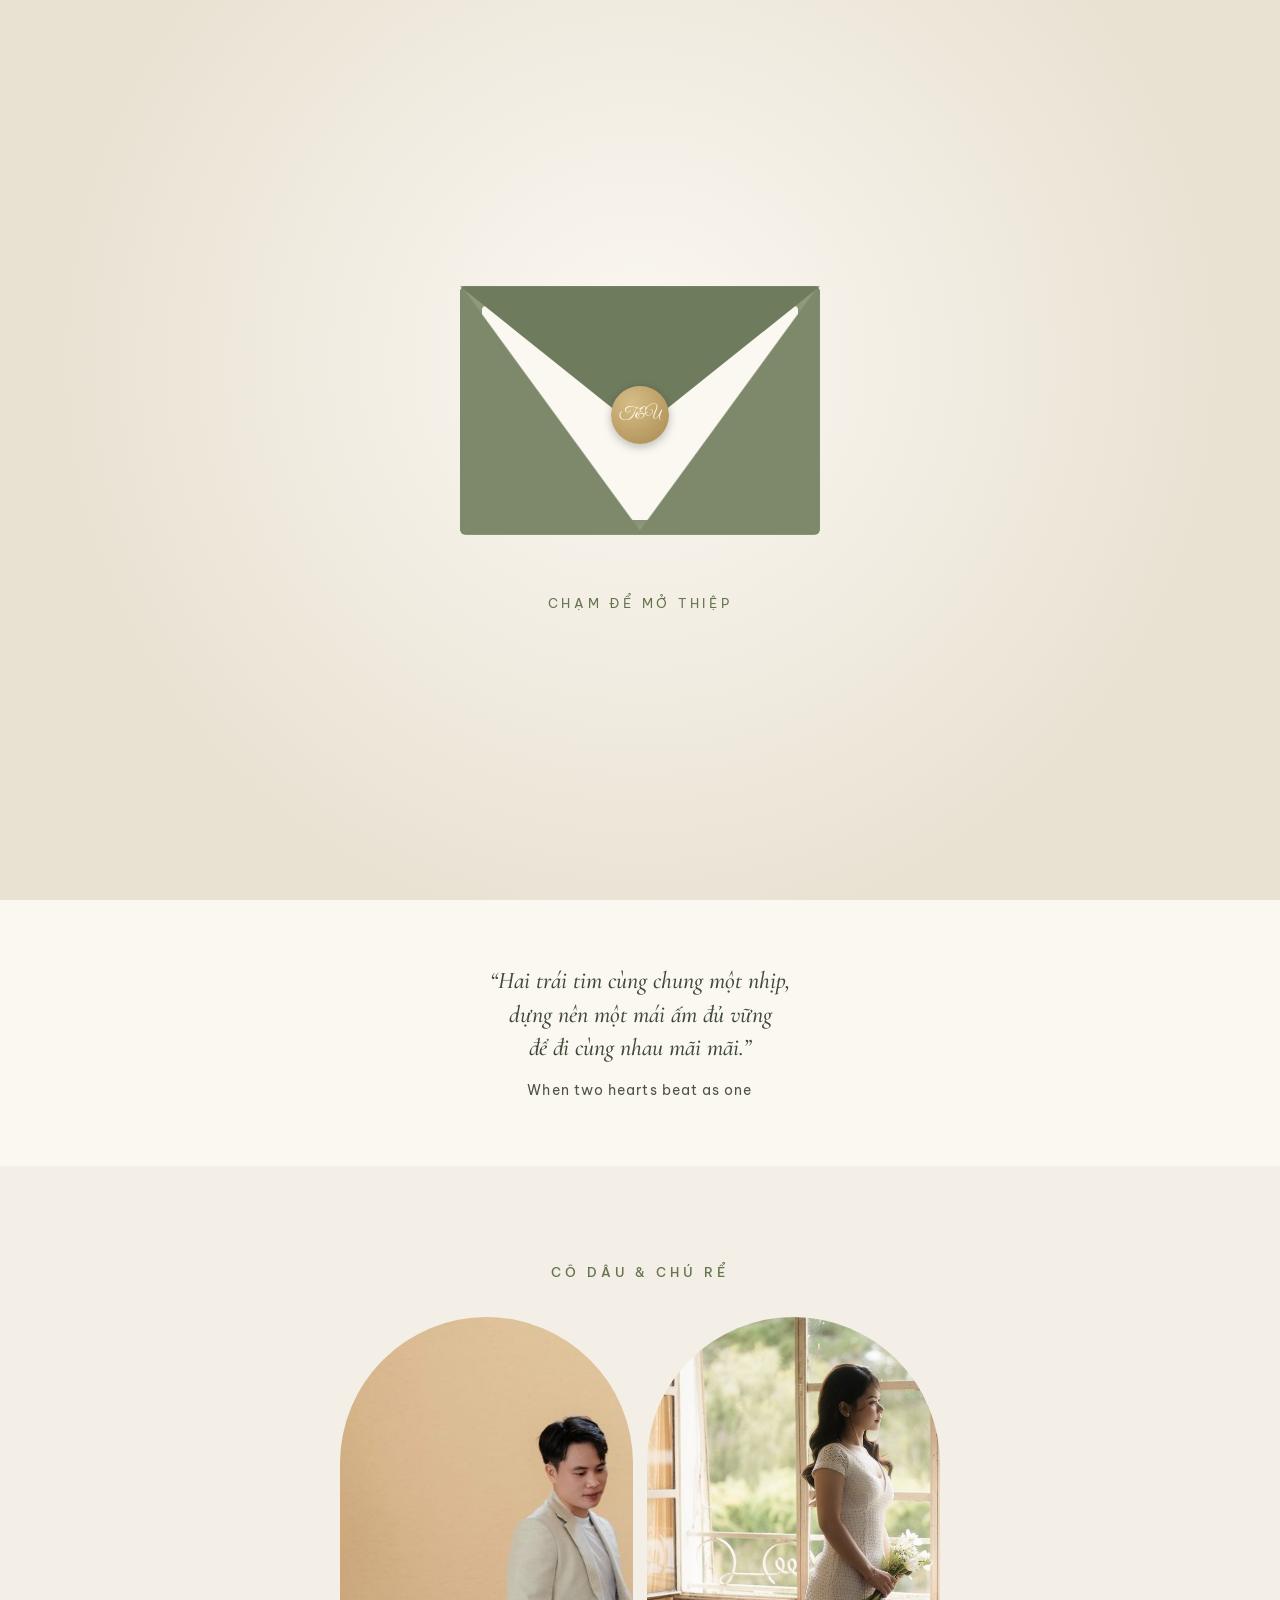
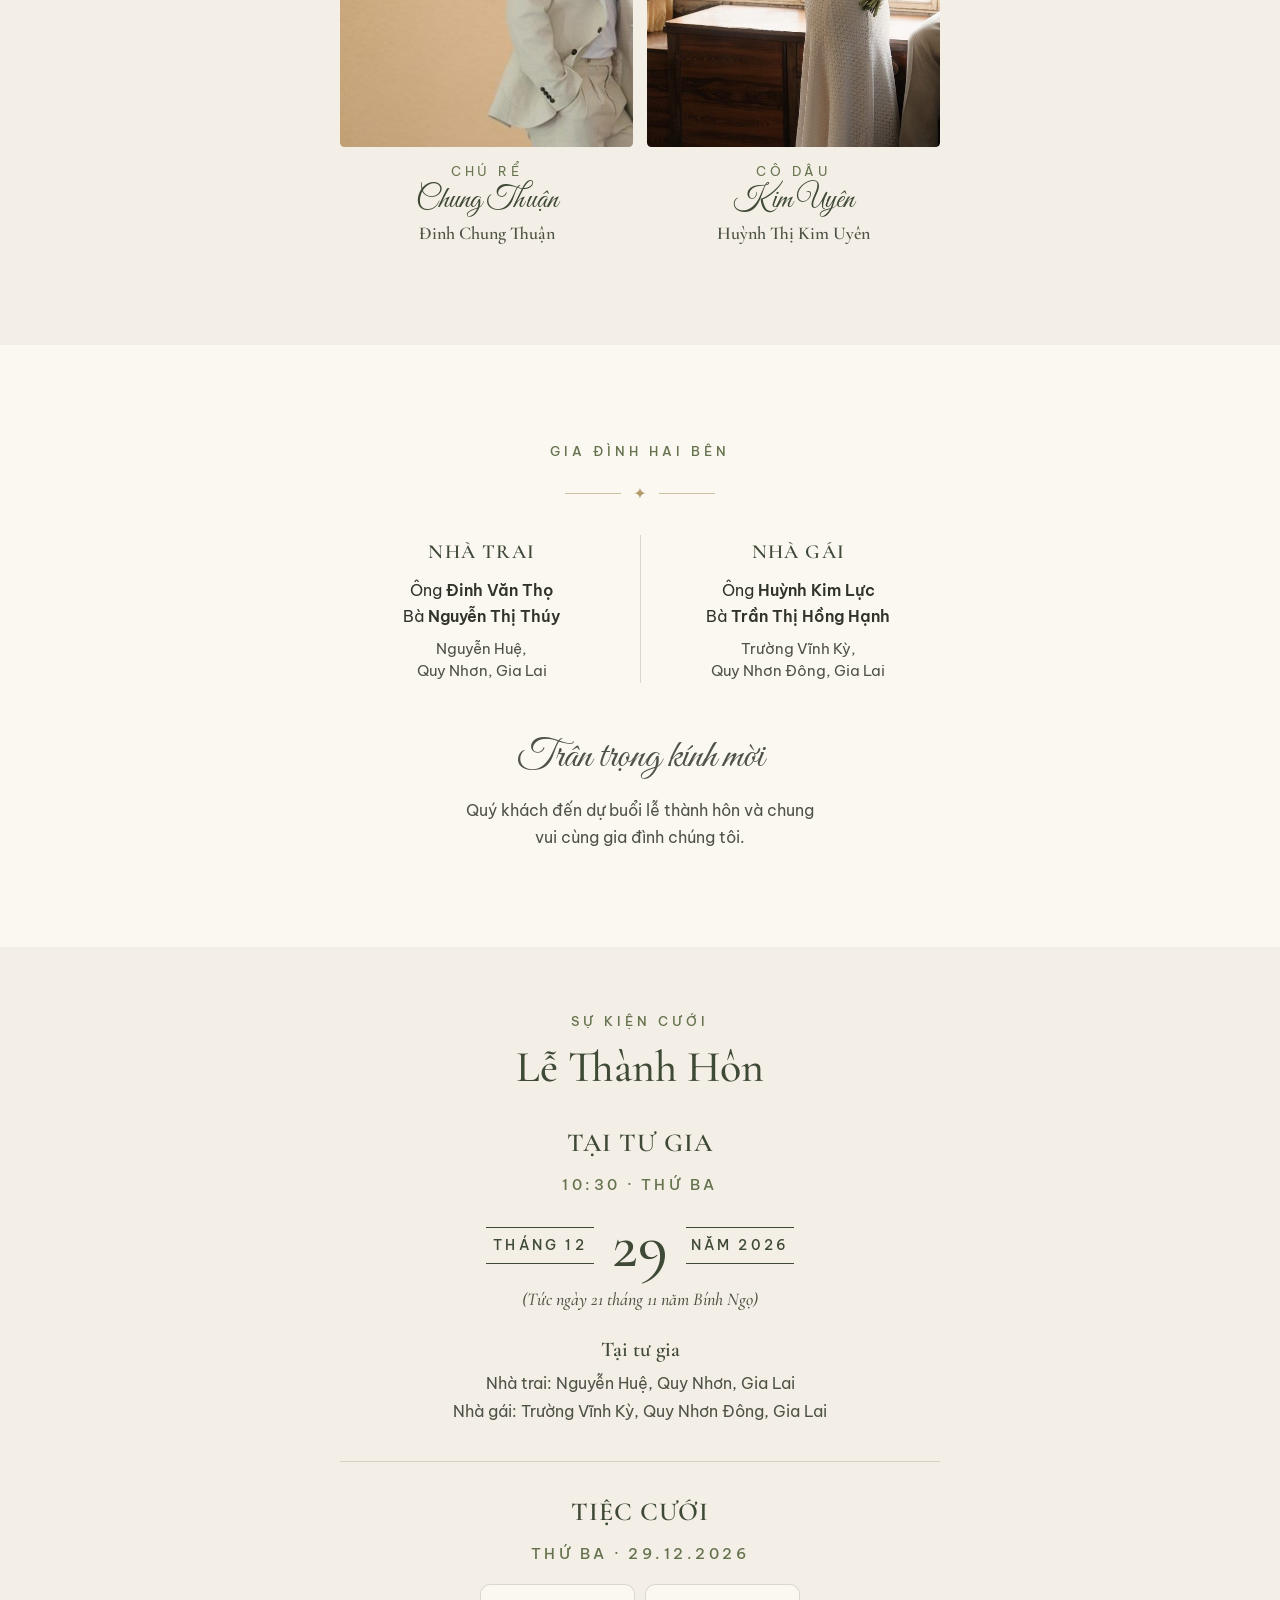
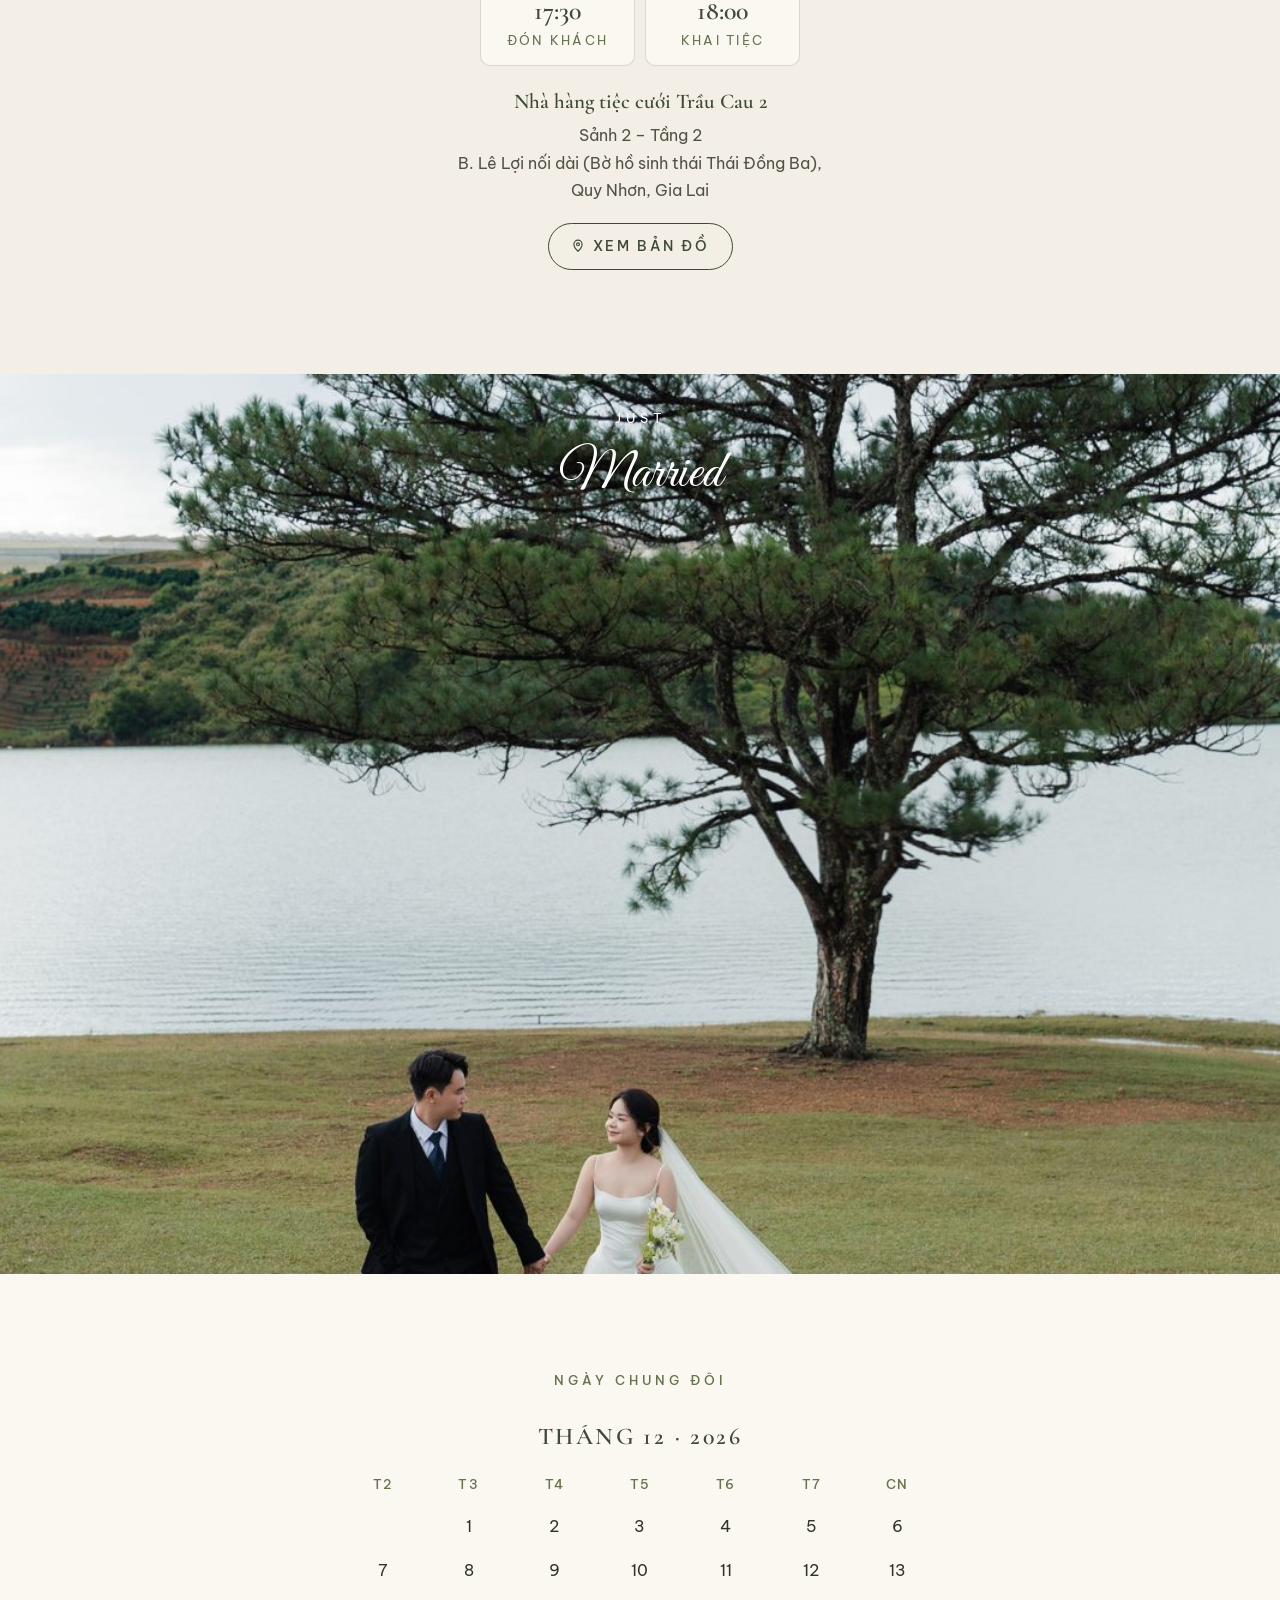
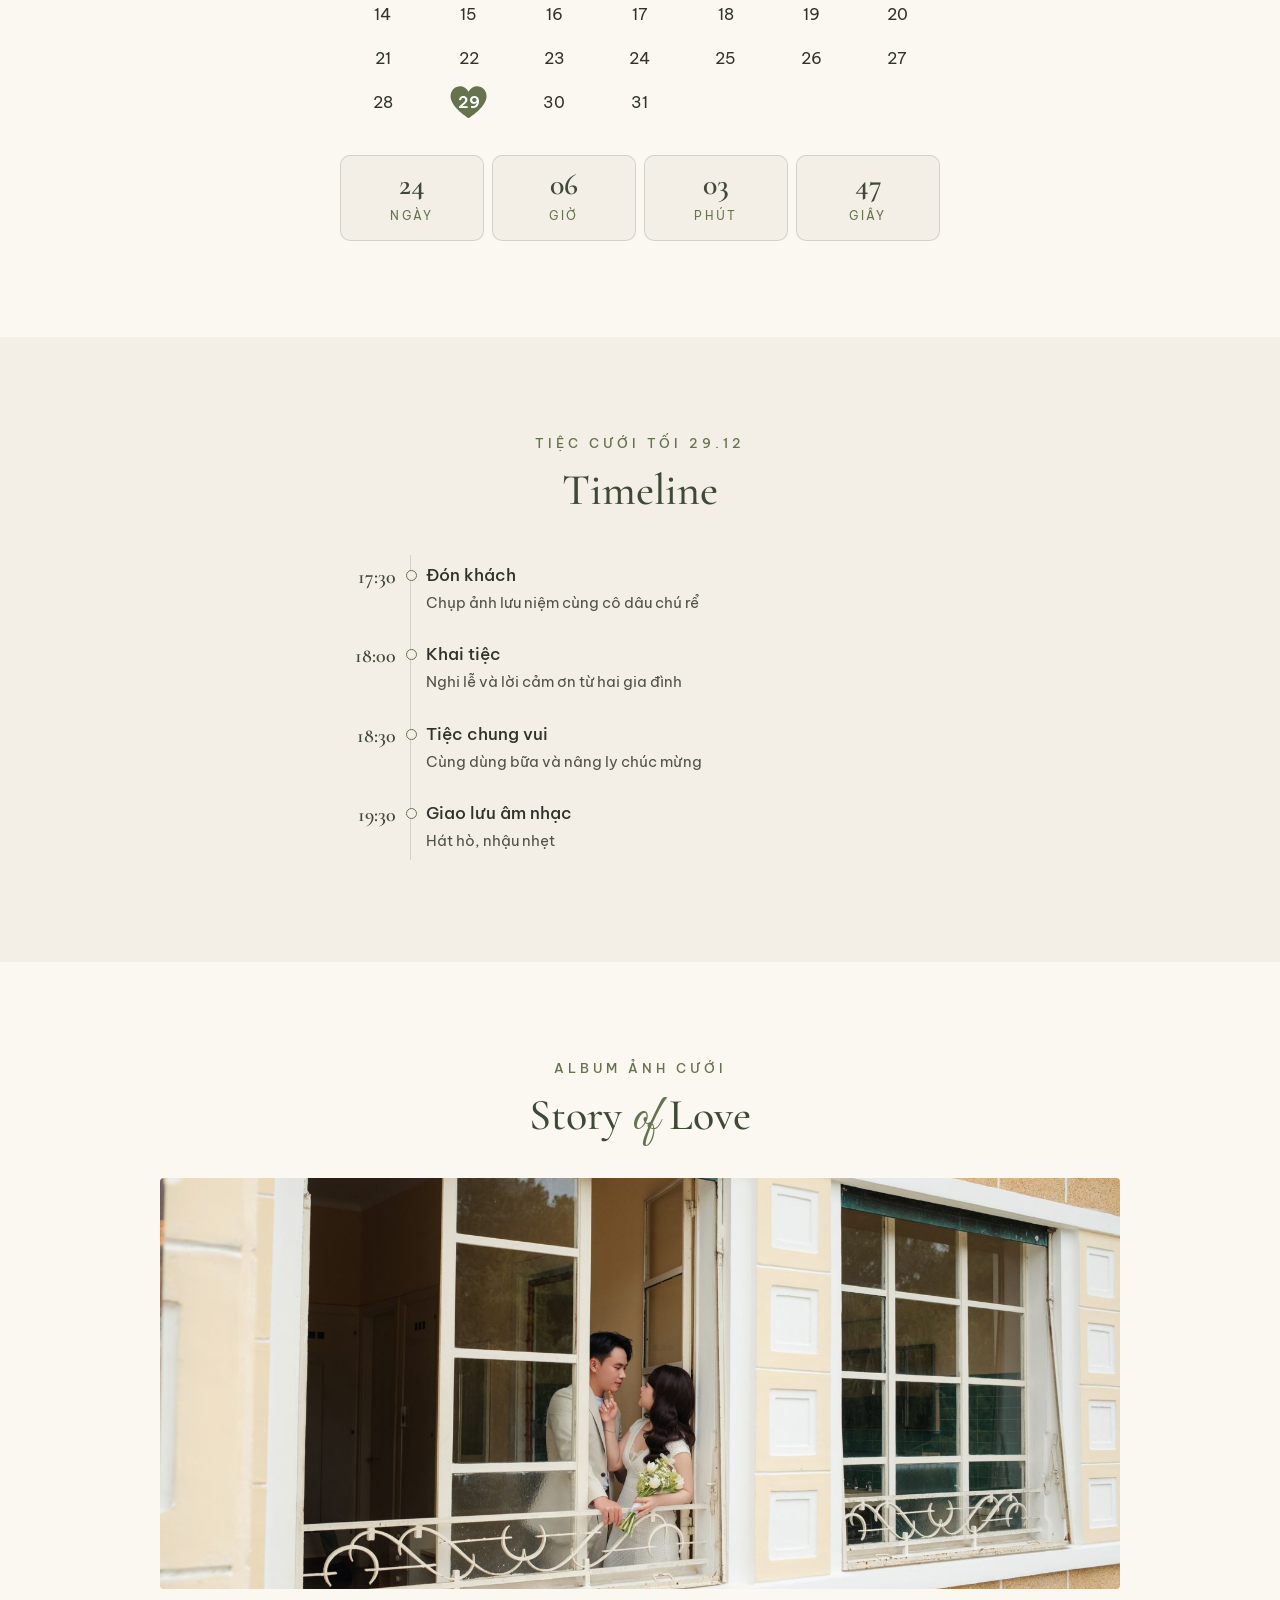
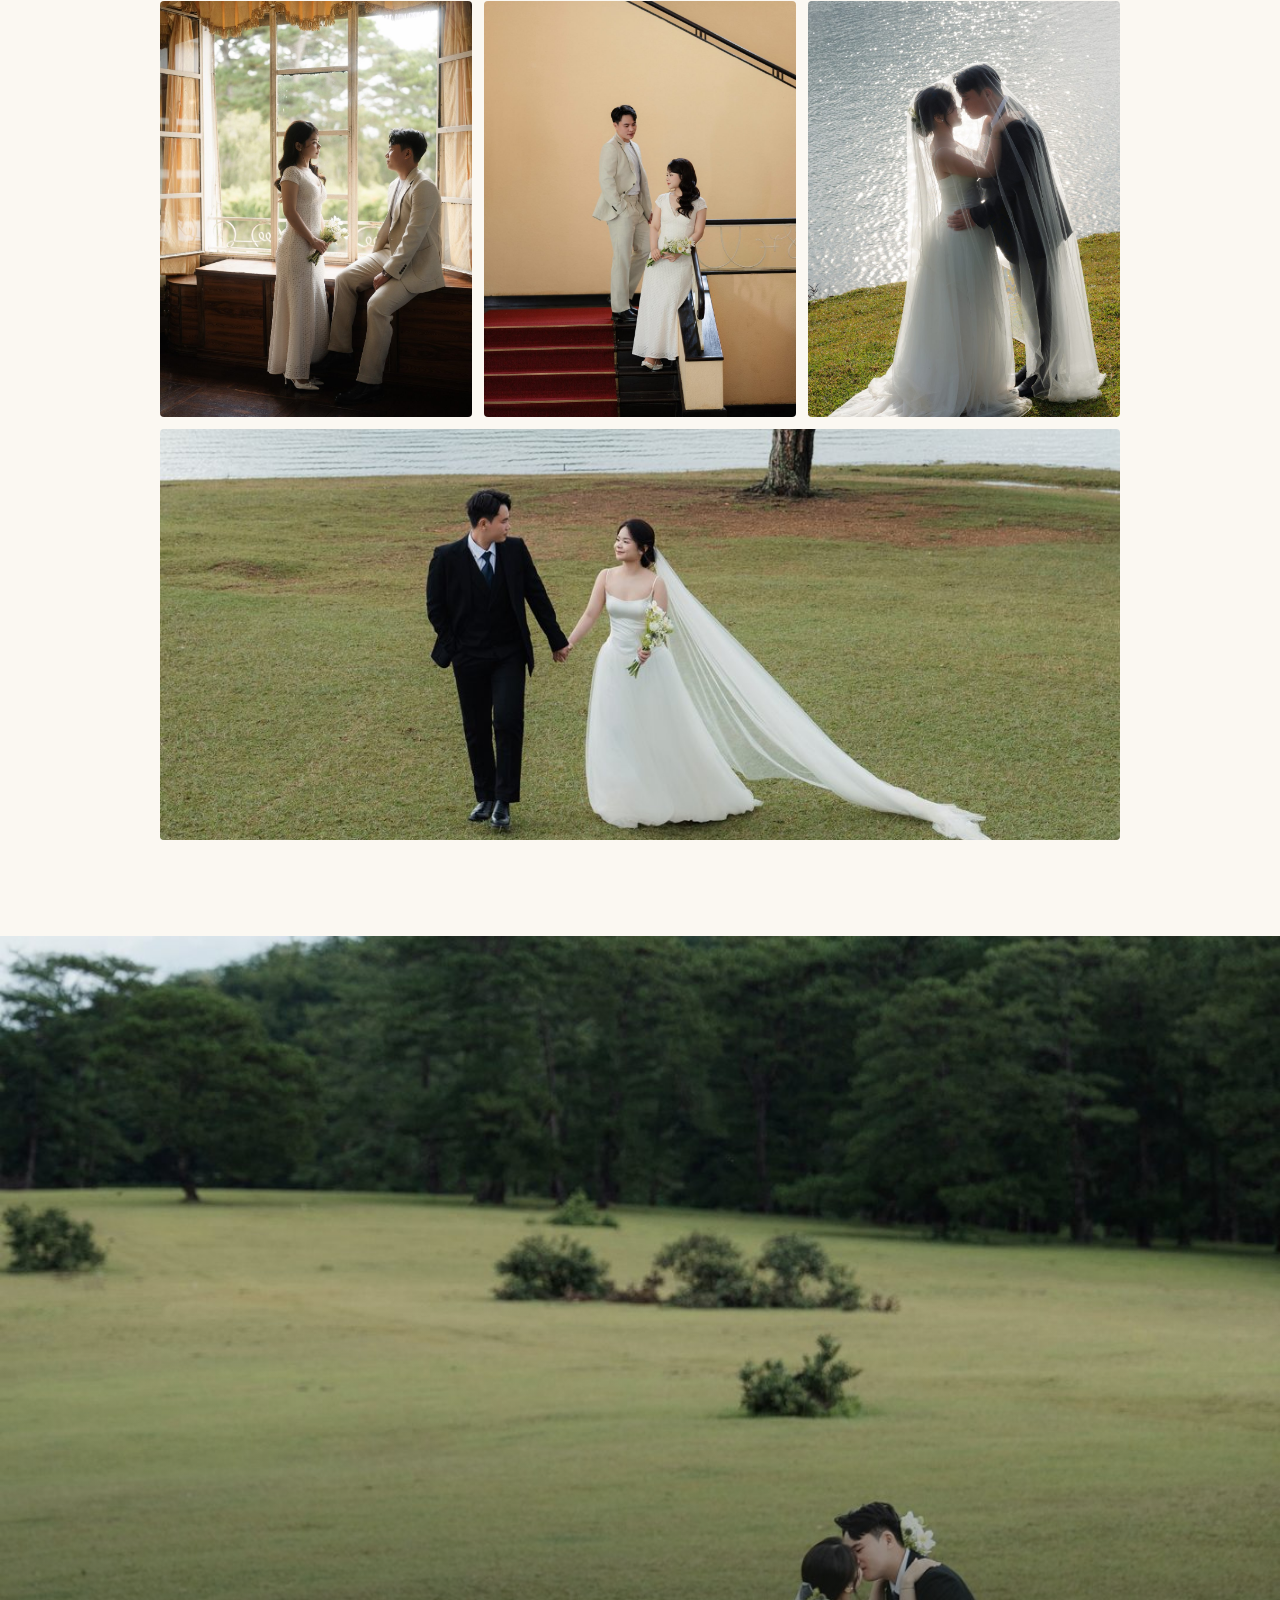
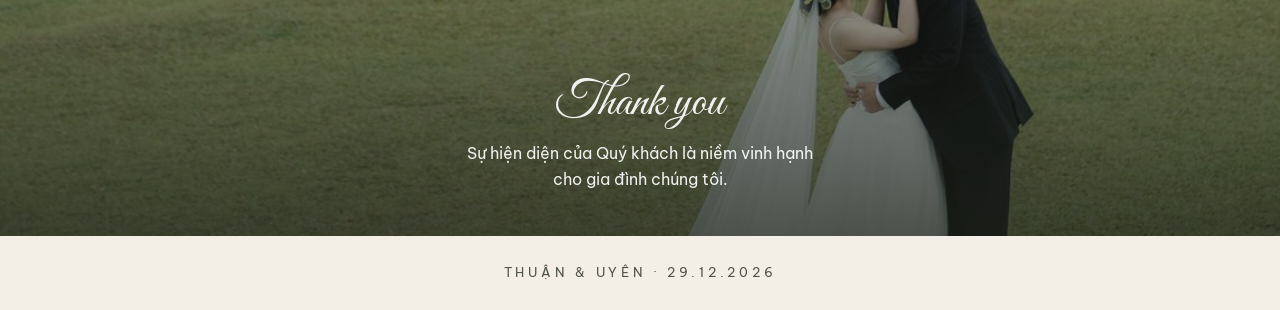
<file: index.html>
<!DOCTYPE html>
<html lang="vi">
<head>
  <meta charset="UTF-8">
  <meta name="viewport" content="width=device-width, initial-scale=1.0, viewport-fit=cover">
  <meta name="theme-color" content="#f4efe6">
  <meta name="description" content="Thiệp cưới Chung Thuận & Kim Uyên — 29.12.2026">
  <meta property="og:title" content="Chung Thuận & Kim Uyên — 29.12.2026">
  <meta property="og:description" content="Trân trọng kính mời bạn đến chung vui cùng gia đình chúng tôi.">
  <meta property="og:type" content="website">
  <meta property="og:image" content="images/uyenthuan/ut-1.jpg">
  <title>Chung Thuận & Kim Uyên — 29.12.2026</title>
  <link rel="preconnect" href="https://fonts.googleapis.com">
  <link rel="preconnect" href="https://fonts.gstatic.com" crossorigin>
  <link href="https://fonts.googleapis.com/css2?family=Cormorant+Garamond:ital,wght@0,400;0,500;0,600;1,400;1,500&family=Great+Vibes&family=Be+Vietnam+Pro:wght@300;400;500;600&display=swap" rel="stylesheet">
  <style>
    :root {
      --cream: #f4efe6;
      --paper: #fbf8f2;
      --sage: #66734f;
      --olive: #3f4a36;
      --ink: #2f3329;
      --muted: #4f5247;
      --gold: #b39b6b;
      --line: rgba(63, 74, 54, .18);
      --serif: "Cormorant Garamond", Georgia, serif;
      --script: "Great Vibes", cursive;
      --sans: "Be Vietnam Pro", system-ui, sans-serif;
    }
    * { box-sizing: border-box; margin: 0; padding: 0; }
    html { scroll-behavior: smooth; }
    body {
      background: var(--cream);
      color: var(--ink);
      font-family: var(--sans);
      font-weight: 400;
      line-height: 1.7;
      -webkit-font-smoothing: antialiased;
    }
    body.locked { overflow: hidden; }
    img { display: block; max-width: 100%; }
    a { color: inherit; }

    .card {
      width: 100%;
      background: var(--cream);
      overflow: hidden;
      position: relative;
    }
    section { padding: 72px 28px; text-align: center; position: relative; }
    /* Full-width page: photos span the screen, text stays in a readable column */
    section:not(.hero):not(.banner):not(.closing) > * { max-width: 600px; margin-left: auto; margin-right: auto; }
    section.gallery:not(.hero):not(.banner):not(.closing) > .grid { max-width: 960px; }

    .eyebrow {
      font-size: 12.5px;
      letter-spacing: .32em;
      text-transform: uppercase;
      color: var(--sage);
      font-weight: 500;
    }
    .script { font-family: var(--script); font-weight: 400; color: var(--olive); }
    .serif { font-family: var(--serif); }
    h2.title {
      font-family: var(--serif);
      font-weight: 500;
      font-size: 34px;
      line-height: 1.15;
      color: var(--olive);
      margin: 10px 0 0;
    }
    .divider {
      display: flex; align-items: center; justify-content: center; gap: 12px;
      color: var(--gold); margin: 18px auto; font-size: 16px;
    }
    .divider::before, .divider::after {
      content: ""; width: 56px; height: 1px; background: currentColor; opacity: .6;
    }

    /* ---------- Envelope ---------- */
    .envelope {
      position: fixed; inset: 0; z-index: 50;
      display: grid; place-items: center;
      background: radial-gradient(circle at 50% 40%, #fbf8f2 0%, #e9e2d3 70%);
      transition: opacity .9s ease, visibility .9s;
    }
    .envelope.gone { opacity: 0; visibility: hidden; }
    .env {
      position: relative; width: min(84vw, 360px); aspect-ratio: 1.45;
      cursor: pointer; perspective: 1000px;
    }
    .env__back, .env__front, .env__flap, .env__letter { position: absolute; }
    .env__back { inset: 0; background: #8f9a7c; border-radius: 6px; }
    .env__letter {
      left: 6%; right: 6%; top: 8%; bottom: 6%;
      background: var(--paper); border-radius: 4px;
      display: grid; place-items: center; text-align: center;
      padding: 12px; transition: transform 1s cubic-bezier(.2,.8,.2,1) .5s;
      box-shadow: 0 2px 10px rgba(0,0,0,.08);
    }
    .env__letter > div { opacity: 0; transition: opacity .5s ease .8s; }
    .env.open .env__letter > div { opacity: 1; }
    .env__letter .script { font-size: 34px; line-height: 1.1; }
    .env__letter small { font-size: 12px; letter-spacing: .3em; color: var(--sage); }
    .env__front {
      inset: 0; border-radius: 6px; pointer-events: none;
      background:
        linear-gradient(to top right, #7d896a 50%, transparent 50.5%) left bottom / 50.5% 100% no-repeat,
        linear-gradient(to top left, #7d896a 50%, transparent 50.5%) right bottom / 50.5% 100% no-repeat;
      z-index: 3;
    }
    .env__flap {
      left: 0; right: 0; top: 0; height: 58%;
      background: #6f7b5d;
      clip-path: polygon(0 0, 100% 0, 50% 100%);
      transform-origin: top; transition: transform .7s ease;
      z-index: 4;
    }
    .env__seal {
      position: absolute; left: 50%; top: 52%; z-index: 5;
      width: 58px; height: 58px; margin: -29px 0 0 -29px; border-radius: 50%;
      background: radial-gradient(circle at 35% 30%, #d6bd87, #a98a4f);
      color: #fff8e8; display: grid; place-items: center;
      font-family: var(--script); font-size: 17px;
      box-shadow: 0 3px 10px rgba(0,0,0,.25);
      transition: opacity .4s, transform .4s;
    }
    .env.open .env__seal { opacity: 0; transform: scale(.6); }
    .env.open .env__flap { transform: rotateX(180deg); z-index: 1; }
    .env.open .env__letter { transform: translateY(-46%); z-index: 2; }
    .envelope__hint {
      margin-top: 28px; text-align: center; color: var(--olive);
    }
    .envelope__guest { font-family: var(--serif); font-style: italic; font-size: 22px; min-height: 1em; }
    .envelope__tap {
      margin-top: 8px; font-size: 12.5px; letter-spacing: .3em; color: var(--sage);
      animation: pulse 1.8s ease-in-out infinite;
    }
    @keyframes pulse { 50% { opacity: .35; } }

    /* ---------- Hero ---------- */
    .hero { padding: 0; height: 100vh; height: 100svh; min-height: 560px; color: #fff; }
    .hero img { width: 100%; height: 100%; object-fit: cover; object-position: 50% 35%; }
    .hero::after {
      content: ""; position: absolute; inset: 0;
      background: linear-gradient(to bottom, rgba(30,34,26,.35) 0%, rgba(30,34,26,0) 28%, rgba(30,34,26,0) 50%, rgba(30,34,26,.7) 100%);
    }
    .hero__top, .hero__bottom { position: absolute; left: 0; right: 0; z-index: 2; }
    .hero__top { top: 40px; }
    .hero__top .eyebrow { color: #fff; opacity: .9; }
    .hero__bottom { bottom: 48px; padding: 0 20px; }
    .hero__names { font-family: var(--script); font-size: clamp(52px, 8vw, 120px); line-height: 1.05; text-shadow: 0 2px 18px rgba(0,0,0,.35); }
    .hero__names span { display: block; font-size: .5em; margin: 2px 0; opacity: .85; }
    .hero__date { margin-top: 14px; font-family: var(--serif); font-size: clamp(22px, 2.6vw, 34px); letter-spacing: .35em; }

    /* ---------- Quote ---------- */
    .quote { background: var(--paper); padding: 64px 32px; }
    .quote p { font-family: var(--serif); font-weight: 500; font-style: italic; font-size: 24px; line-height: 1.4; color: var(--olive); }
    .quote small { display: block; margin-top: 14px; font-size: 13.5px; color: var(--muted); letter-spacing: .08em; }

    /* ---------- Couple ---------- */
    .couple__grid { display: grid; grid-template-columns: 1fr 1fr; gap: 14px; margin-top: 34px; }
    .person img {
      width: 100%; aspect-ratio: 3/4.4; object-fit: cover;
      border-radius: 200px 200px 6px 6px;
    }
    .person__role { margin-top: 14px; font-size: 12.5px; letter-spacing: .3em; color: var(--sage); }
    .person__name { font-family: var(--script); font-size: 30px; line-height: 1.2; color: var(--olive); }
    .person__full { font-family: var(--serif); font-weight: 600; font-size: 18px; color: var(--muted); }

    /* ---------- Families ---------- */
    .families { background: var(--paper); }
    .families__grid { display: grid; grid-template-columns: 1fr 1px 1fr; gap: 16px; margin-top: 28px; text-align: center; }
    .families__grid .vr { background: var(--line); }
    .family h3 { font-family: var(--serif); font-weight: 600; font-size: 20px; color: var(--olive); letter-spacing: .06em; }
    .family p b { font-weight: 600; }
    .family p { font-size: 15.5px; margin-top: 8px; }
    .family .addr { color: var(--muted); font-size: 14.5px; line-height: 1.55; }
    .invite-line { margin-top: 40px; }
    .invite-line .script { font-size: 40px; }
    .invite-line p { font-size: 16px; color: var(--muted); max-width: 360px; margin: 6px auto 0; }

    /* ---------- Event ---------- */
    .event { padding-top: 64px; }
    .event__block { padding: 28px 0 8px; }
    .event__block + .event__block { border-top: 1px solid var(--line); margin-top: 28px; }
    .event__name { font-family: var(--serif); font-size: 26px; font-weight: 600; color: var(--olive); letter-spacing: .04em; text-transform: uppercase; }
    .event__time { margin-top: 8px; font-size: 14.5px; letter-spacing: .24em; color: var(--sage); font-weight: 500; }
    .datebar { display: flex; align-items: center; justify-content: center; gap: 18px; margin: 16px 0 6px; color: var(--olive); }
    .datebar .side {
      width: 108px; padding: 6px 0; border-top: 1px solid var(--olive); border-bottom: 1px solid var(--olive);
      font-size: 13.5px; letter-spacing: .24em; font-weight: 500;
    }
    .datebar .day { font-family: var(--serif); font-size: 64px; line-height: 1; font-weight: 500; }
    .lunar { font-family: var(--serif); font-weight: 500; font-style: italic; font-size: 18px; color: var(--muted); }
    .venue { margin-top: 18px; }
    .venue strong { display: block; font-family: var(--serif); font-size: 21px; font-weight: 600; color: var(--olive); }
    .venue span { display: block; font-size: 15.5px; color: var(--muted); margin-top: 2px; }
    .times { display: grid; grid-template-columns: 1fr 1fr; gap: 10px; margin: 18px auto 0; max-width: 320px; }
    .times div { border: 1px solid var(--line); border-radius: 10px; padding: 12px 6px; background: var(--paper); }
    .times b { display: block; font-family: var(--serif); font-size: 26px; font-weight: 600; color: var(--olive); line-height: 1.1; }
    .times small { font-size: 12.5px; letter-spacing: .18em; color: var(--sage); text-transform: uppercase; }
    .btn {
      display: inline-flex; align-items: center; gap: 8px; margin-top: 20px;
      padding: 11px 22px; border-radius: 999px; border: 1px solid var(--olive);
      color: var(--olive); text-decoration: none; font-size: 13.5px; letter-spacing: .2em; font-weight: 500;
      transition: background .25s, color .25s;
    }
    .btn:hover { background: var(--olive); color: var(--cream); }
    .btn svg { width: 14px; height: 14px; }

    /* ---------- Banner photo ---------- */
    .banner { padding: 0; }
    .banner img { width: 100%; height: min(100svh, 125vw); object-fit: cover; object-position: 50% 60%; }
    .banner__caption {
      position: absolute; left: 0; right: 0; top: 34px; color: #fff;
      font-family: var(--script); font-size: 54px; text-shadow: 0 2px 16px rgba(0,0,0,.4);
    }
    .banner__caption small { display: block; font-family: var(--sans); font-size: 12.5px; letter-spacing: .4em; }

    /* ---------- Calendar ---------- */
    .calendar { background: var(--paper); }
    .cal { max-width: 330px; margin: 26px auto 0; }
    .cal__head { font-family: var(--serif); font-size: 24px; color: var(--olive); font-weight: 600; letter-spacing: .1em; }
    .cal__grid { display: grid; grid-template-columns: repeat(7, 1fr); gap: 6px 0; margin-top: 16px; font-size: 16px; }
    .cal__grid .wd { font-size: 12.5px; letter-spacing: .1em; color: var(--sage); font-weight: 500; padding-bottom: 6px; }
    .cal__grid .d { height: 38px; display: grid; place-items: center; position: relative; }
    .cal__grid .d.mark { color: #fff; font-weight: 600; }
    .cal__grid .d.mark::before {
      content: ""; position: absolute; width: 38px; height: 34px; z-index: -1;
      background: var(--sage);
      clip-path: path("M19 33 C19 33 1 22 1 11 C1 5 5.5 1 10.5 1 C14.5 1 17.5 3.5 19 6.5 C20.5 3.5 23.5 1 27.5 1 C32.5 1 37 5 37 11 C37 22 19 33 19 33 Z");
      animation: beat 1.4s ease-in-out infinite;
    }
    .cal__grid .d.mark { isolation: isolate; }
    @keyframes beat { 0%,100% { transform: scale(1); } 15% { transform: scale(1.15); } 30% { transform: scale(1); } }

    .countdown { display: grid; grid-template-columns: repeat(4, 1fr); gap: 8px; max-width: 340px; margin: 34px auto 0; }
    .countdown div { background: var(--cream); border-radius: 10px; padding: 12px 0; border: 1px solid var(--line); }
    .countdown b { display: block; font-family: var(--serif); font-size: 30px; font-weight: 600; color: var(--olive); line-height: 1.1; }
    .countdown small { font-size: 12px; letter-spacing: .2em; color: var(--sage); text-transform: uppercase; }

    /* ---------- Timeline ---------- */
    .timeline { list-style: none; margin: 34px auto 0; max-width: 340px; position: relative; text-align: left; }
    .timeline::before { content: ""; position: absolute; left: 70px; top: 6px; bottom: 6px; width: 1px; background: var(--line); }
    .timeline li { display: grid; grid-template-columns: 56px 1fr; gap: 30px; padding: 12px 0; position: relative; }
    .timeline li::before {
      content: ""; position: absolute; left: 66px; top: 21px; width: 9px; height: 9px; border-radius: 50%;
      background: var(--cream); border: 1px solid var(--sage);
    }
    .timeline time { font-family: var(--serif); font-size: 20px; font-weight: 600; color: var(--olive); text-align: right; line-height: 1.6; }
    .timeline b { display: block; font-weight: 500; font-size: 16.5px; color: var(--ink); }
    .timeline span { font-size: 14.5px; color: var(--muted); }

    /* ---------- Gallery ---------- */
    .gallery { background: var(--paper); }
    .gallery .title em { font-family: var(--script); font-style: normal; font-weight: 400; font-size: 1.15em; color: var(--sage); }
    .grid { display: grid; grid-template-columns: 1fr 1fr; gap: 8px; margin-top: 30px; }
    .grid button { border: 0; padding: 0; background: none; cursor: zoom-in; overflow: hidden; border-radius: 4px; }
    .grid img { width: 100%; height: 100%; object-fit: cover; aspect-ratio: 3/4; transition: transform .6s ease; }
    .grid button:hover img { transform: scale(1.04); }
    .grid .wide { grid-column: span 2; }
    .grid .wide img { aspect-ratio: 3/2; }

    .lightbox {
      position: fixed; inset: 0; z-index: 60; background: rgba(20,22,18,.94);
      display: none; align-items: center; justify-content: center;
    }
    .lightbox.show { display: flex; }
    .lightbox img { max-width: 94vw; max-height: 84vh; object-fit: contain; border-radius: 2px; }
    .lightbox button {
      position: absolute; background: none; border: 0; color: #fff; cursor: pointer;
      font-size: 30px; width: 52px; height: 52px; opacity: .85;
    }
    .lb-close { top: 10px; right: 10px; }
    .lb-prev { left: 4px; top: 50%; transform: translateY(-50%); }
    .lb-next { right: 4px; top: 50%; transform: translateY(-50%); }
    .lb-count { position: absolute; bottom: 18px; left: 0; right: 0; text-align: center; color: #fff; font-size: 13.5px; letter-spacing: .3em; opacity: .75; }

    /* ---------- Closing ---------- */
    .closing { padding: 0; color: #fff; }
    .closing img { width: 100%; height: min(100svh, 147vw); object-fit: cover; object-position: 50% 75%; }
    .closing::after { content: ""; position: absolute; inset: 0; background: linear-gradient(to bottom, rgba(30,34,26,0) 40%, rgba(30,34,26,.75) 100%); }
    .closing__text { position: absolute; left: 0; right: 0; bottom: 44px; z-index: 2; padding: 0 28px; }
    .closing__text .script { color: #fff; font-size: 48px; line-height: 1.1; }
    .closing__text p { font-size: 15.5px; margin-top: 10px; opacity: .92; }
    footer { padding: 26px; text-align: center; font-size: 12.5px; letter-spacing: .3em; color: var(--muted); background: var(--cream); }

    /* ---------- Petals ---------- */
    .petals { position: fixed; inset: 0; pointer-events: none; z-index: 40; overflow: hidden; }
    .petal {
      position: absolute; top: -20px; width: 12px; height: 10px;
      background: rgba(255,255,255,.9); border-radius: 12px 0 12px 0;
      box-shadow: 0 0 2px rgba(122,135,103,.4);
      animation: fall linear forwards;
    }
    @keyframes fall {
      to { transform: translate(var(--dx), 105vh) rotate(var(--rot)); opacity: .2; }
    }

    /* ---------- Music ---------- */
    .music {
      position: fixed; right: 16px; bottom: 20px; z-index: 45;
      width: 44px; height: 44px; border-radius: 50%; border: 0; cursor: pointer;
      background: rgba(63,74,54,.85); color: #fff; display: none; place-items: center;
      box-shadow: 0 4px 14px rgba(0,0,0,.2);
    }
    .music.ready { display: grid; }
    .music svg { width: 20px; height: 20px; }
    .music.playing svg { animation: spin 4s linear infinite; }
    @keyframes spin { to { transform: rotate(360deg); } }

    /* ---------- Reveal ---------- */
    .reveal { opacity: 0; transform: translateY(26px); transition: opacity 1s ease, transform 1s ease; }
    .reveal.in { opacity: 1; transform: none; }
    @media (prefers-reduced-motion: reduce) {
      .reveal { opacity: 1; transform: none; transition: none; }
      .petals { display: none; }
      * { animation: none !important; }
    }
    @media (max-width: 360px) {
      .hero__names { font-size: 48px; }
      .datebar .side { width: 88px; font-size: 11.5px; }
      .families__grid { grid-template-columns: 1fr; }
      .families__grid .vr { height: 1px; width: 60px; margin: 0 auto; }
    }
    /* Desktop overrides (kept last so they win) */
    @media (min-width: 768px) {
      section { padding: 96px 40px; }
      h2.title { font-size: 44px; }
      .hero img { object-position: 50% 22%; }
      .grid { grid-template-columns: repeat(3, 1fr); gap: 12px; }
      .grid .wide { grid-column: span 3; }
      .grid .wide img, .grid button:last-child img { aspect-ratio: 21/9; }
      .grid button:last-child { grid-column: span 3; }
      .grid button:last-child img { object-position: 50% 88%; }
    }
  </style>
</head>
<body class="locked">

  <!-- Envelope -->
  <div class="envelope" id="envelope">
    <div>
      <div class="env" id="env" role="button" tabindex="0" aria-label="Mở thiệp">
        <div class="env__back"></div>
        <div class="env__letter">
          <div>
            <small>SAVE THE DATE</small>
            <div class="script">Thuận &amp; Uyên</div>
            <small>29 · 12 · 2026</small>
          </div>
        </div>
        <div class="env__front"></div>
        <div class="env__flap"></div>
        <div class="env__seal">T&amp;U</div>
      </div>
      <div class="envelope__hint">
        <p class="envelope__guest" id="guestGreeting"></p>
        <p class="envelope__tap">CHẠM ĐỂ MỞ THIỆP</p>
      </div>
    </div>
  </div>

  <div class="petals" id="petals" aria-hidden="true"></div>

  <main class="card">

    <!-- Hero -->
    <section class="hero">
      <img src="images/uyenthuan/ut-1.jpg" alt="Chung Thuận và Kim Uyên">
      <div class="hero__top"><p class="eyebrow">Save the date</p></div>
      <div class="hero__bottom">
        <h1 class="hero__names">Chung Thuận<span>&amp;</span>Kim Uyên</h1>
        <p class="hero__date">29.12.2026</p>
      </div>
    </section>

    <!-- Quote -->
    <section class="quote">
      <p class="reveal">“Hai trái tim cùng chung một nhịp,<br>dựng nên một mái ấm đủ vững<br>để đi cùng nhau mãi mãi.”</p>
      <small class="reveal">When two hearts beat as one</small>
    </section>

    <!-- Couple -->
    <section class="couple">
      <p class="eyebrow reveal">Cô dâu &amp; Chú rể</p>
      <div class="couple__grid">
        <figure class="person reveal">
          <img src="images/uyenthuan/ut-groom.jpg" alt="Chú rể Đinh Chung Thuận" style="object-position: 50% 0%">
          <p class="person__role">CHÚ RỂ</p>
          <p class="person__name">Chung Thuận</p>
          <p class="person__full">Đinh Chung Thuận</p>
        </figure>
        <figure class="person reveal">
          <img src="images/uyenthuan/ut-bride.jpg" alt="Cô dâu Huỳnh Thị Kim Uyên" style="object-position: 50% 25%">
          <p class="person__role">CÔ DÂU</p>
          <p class="person__name">Kim Uyên</p>
          <p class="person__full">Huỳnh Thị Kim Uyên</p>
        </figure>
      </div>
    </section>

    <!-- Families -->
    <section class="families">
      <p class="eyebrow reveal">Gia đình hai bên</p>
      <div class="divider reveal">✦</div>
      <div class="families__grid">
        <div class="family reveal">
          <h3>NHÀ TRAI</h3>
          <p>Ông <b>Đinh Văn Thọ</b><br>Bà <b>Nguyễn Thị Thúy</b></p>
          <p class="addr">Nguyễn Huệ,<br>Quy Nhơn, Gia Lai</p>
        </div>
        <div class="vr"></div>
        <div class="family reveal">
          <h3>NHÀ GÁI</h3>
          <p>Ông <b>Huỳnh Kim Lực</b><br>Bà <b>Trần Thị Hồng Hạnh</b></p>
          <p class="addr">Trường Vĩnh Kỳ,<br>Quy Nhơn Đông, Gia Lai</p>
        </div>
      </div>
      <div class="invite-line reveal">
        <p class="script">Trân trọng kính mời</p>
        <p>Quý khách đến dự buổi lễ thành hôn và chung vui cùng gia đình chúng tôi.</p>
      </div>
    </section>

    <!-- Events -->
    <section class="event">
      <p class="eyebrow reveal">Sự kiện cưới</p>
      <h2 class="title reveal">Lễ Thành Hôn</h2>

      <div class="event__block reveal">
        <p class="event__name"> tại tư gia</p>
        <p class="event__time">10:30 · THỨ BA</p>
        <div class="datebar">
          <div class="side">THÁNG 12</div>
          <div class="day">29</div>
          <div class="side">NĂM 2026</div>
        </div>
        <p class="lunar">(Tức ngày 21 tháng 11 năm Bính Ngọ)</p>
        <div class="venue">
          <strong>Tại tư gia</strong>
          <span>Nhà trai: Nguyễn Huệ, Quy Nhơn, Gia Lai</span>
          <span>Nhà gái: Trường Vĩnh Kỳ, Quy Nhơn Đông, Gia Lai</span>
        </div>
      </div>

      <div class="event__block reveal">
        <p class="event__name">Tiệc cưới</p>
        <p class="event__time">THỨ BA · 29.12.2026</p>
        <div class="times">
          <div><b>17:30</b><small>Đón khách</small></div>
          <div><b>18:00</b><small>Khai tiệc</small></div>
        </div>
        <div class="venue">
          <strong>Nhà hàng tiệc cưới Trầu Cau 2</strong>
          <span>Sảnh 2 – Tầng 2</span>
          <span>B. Lê Lợi nối dài (Bờ hồ sinh thái Thái Đồng Ba),<br>Quy Nhơn, Gia Lai</span>
        </div>
        <a class="btn" target="_blank" rel="noopener"
           href="https://www.google.com/maps/search/?api=1&query=Nh%C3%A0%20h%C3%A0ng%20Tr%E1%BA%A7u%20Cau%202%20L%C3%AA%20L%E1%BB%A3i%20Quy%20Nh%C6%A1n">
          <svg viewBox="0 0 24 24" fill="none" stroke="currentColor" stroke-width="2"><path d="M12 21s-7-6.2-7-12a7 7 0 0 1 14 0c0 5.8-7 12-7 12z"/><circle cx="12" cy="9" r="2.5"/></svg>
          XEM BẢN ĐỒ
        </a>
      </div>
    </section>

    <!-- Banner -->
    <section class="banner">
      <img src="images/uyenthuan/ut-2.jpg" alt="Chung Thuận và Kim Uyên" loading="lazy">
      <p class="banner__caption"><small>JUST</small>Married</p>
    </section>

    <!-- Calendar + countdown -->
    <section class="calendar">
      <p class="eyebrow reveal">Ngày chung đôi</p>
      <div class="cal reveal">
        <p class="cal__head">THÁNG 12 · 2026</p>
        <div class="cal__grid" id="calGrid"></div>
      </div>
      <div class="countdown reveal" id="countdown">
        <div><b data-u="d">0</b><small>Ngày</small></div>
        <div><b data-u="h">0</b><small>Giờ</small></div>
        <div><b data-u="m">0</b><small>Phút</small></div>
        <div><b data-u="s">0</b><small>Giây</small></div>
      </div>
    </section>

    <!-- Timeline -->
    <section class="schedule">
      <p class="eyebrow reveal">Tiệc cưới tối 29.12</p>
      <h2 class="title reveal">Timeline</h2>
      <ol class="timeline">
        <li class="reveal"><time>17:30</time><div><b>Đón khách</b><span>Chụp ảnh lưu niệm cùng cô dâu chú rể</span></div></li>
        <li class="reveal"><time>18:00</time><div><b>Khai tiệc</b><span>Nghi lễ và lời cảm ơn từ hai gia đình</span></div></li>
        <li class="reveal"><time>18:30</time><div><b>Tiệc chung vui</b><span>Cùng dùng bữa và nâng ly chúc mừng</span></div></li>
        <li class="reveal"><time>19:30</time><div><b>Giao lưu âm nhạc</b><span>Hát hò, nhậu nhẹt</span></div></li>
      </ol>
    </section>

    <!-- Gallery -->
    <section class="gallery">
      <p class="eyebrow reveal">Album ảnh cưới</p>
      <h2 class="title reveal">Story <em>of</em> Love</h2>
      <div class="grid" id="gallery">
        <button class="wide reveal" data-i="0"><img src="images/uyenthuan/ut-3.jpg" alt="Ảnh cưới 1" loading="lazy"></button>
        <button class="reveal" data-i="1"><img src="images/uyenthuan/ut-4.jpg" alt="Ảnh cưới 2" loading="lazy"></button>
        <button class="reveal" data-i="2"><img src="images/uyenthuan/ut-6.jpg" alt="Ảnh cưới 3" loading="lazy"></button>
        <button class="reveal" data-i="3"><img src="images/uyenthuan/ut-1.jpg" alt="Ảnh cưới 4" loading="lazy"></button>
        <button class="reveal" data-i="4"><img src="images/uyenthuan/ut-2.jpg" alt="Ảnh cưới 5" loading="lazy"></button>
      </div>
    </section>

    <!-- Closing -->
    <section class="closing">
      <img src="images/uyenthuan/ut-5.jpg" alt="Chung Thuận và Kim Uyên" loading="lazy">
      <div class="closing__text">
        <p class="script">Thank you</p>
        <p>Sự hiện diện của Quý khách là niềm vinh hạnh<br>cho gia đình chúng tôi.</p>
      </div>
    </section>
    <footer>THUẬN &amp; UYÊN · 29.12.2026</footer>
  </main>

  <div class="lightbox" id="lightbox" aria-hidden="true">
    <img id="lbImg" alt="">
    <button class="lb-close" id="lbClose" aria-label="Đóng">×</button>
    <button class="lb-prev" id="lbPrev" aria-label="Ảnh trước">‹</button>
    <button class="lb-next" id="lbNext" aria-label="Ảnh sau">›</button>
    <p class="lb-count" id="lbCount"></p>
  </div>

  <!-- Thêm file nhạc: đặt vào images/uyenthuan/music.mp3 là nút nhạc tự hiện -->
  <audio id="bgm" src="images/uyenthuan/music.mp3" loop preload="none"></audio>
  <button class="music" id="musicBtn" aria-label="Bật/tắt nhạc">
    <svg viewBox="0 0 24 24" fill="none" stroke="currentColor" stroke-width="2"><path d="M9 18V5l12-2v13"/><circle cx="6" cy="18" r="3"/><circle cx="18" cy="16" r="3"/></svg>
  </button>

  <script>
    // ---- Guest greeting: ?ten=bạn%20A ----
    (() => {
      const raw = new URLSearchParams(location.search).get("ten");
      const name = raw ? raw.replace(/\s+/g, " ").trim().slice(0, 48) : "";
      if (name) document.querySelector("#guestGreeting").textContent = "Thân gửi " + name;
    })();

    // ---- Envelope ----
    const envelope = document.querySelector("#envelope");
    const env = document.querySelector("#env");
    const audio = document.querySelector("#bgm");
    const musicBtn = document.querySelector("#musicBtn");
    let opened = false;

    function openEnvelope() {
      if (opened) return;
      opened = true;
      env.classList.add("open");
      tryPlay();
      setTimeout(() => {
        envelope.classList.add("gone");
        document.body.classList.remove("locked");
        startPetals();
      }, 1700);
    }
    env.addEventListener("click", openEnvelope);
    env.addEventListener("keydown", (e) => { if (e.key === "Enter" || e.key === " ") { e.preventDefault(); openEnvelope(); } });

    // ---- Music (only shown when the file exists) ----
    function tryPlay() {
      audio.play().then(() => {
        musicBtn.classList.add("ready", "playing");
      }).catch(() => {});
    }
    audio.addEventListener("canplay", () => musicBtn.classList.add("ready"));
    musicBtn.addEventListener("click", () => {
      if (audio.paused) { audio.play(); musicBtn.classList.add("playing"); }
      else { audio.pause(); musicBtn.classList.remove("playing"); }
    });

    // ---- Petals ----
    function startPetals() {
      if (matchMedia("(prefers-reduced-motion: reduce)").matches) return;
      const box = document.querySelector("#petals");
      let count = 0;
      const spawn = () => {
        const p = document.createElement("span");
        p.className = "petal";
        const dur = 7 + Math.random() * 6;
        const size = 8 + Math.random() * 8;
        p.style.left = Math.random() * 100 + "vw";
        p.style.width = size + "px";
        p.style.height = size * .8 + "px";
        p.style.animationDuration = dur + "s";
        p.style.setProperty("--dx", (Math.random() * 160 - 80) + "px");
        p.style.setProperty("--rot", (Math.random() * 720 - 360) + "deg");
        box.appendChild(p);
        setTimeout(() => p.remove(), dur * 1000);
        if (++count < 60) setTimeout(spawn, 350 + Math.random() * 500);
      };
      spawn();
    }

    // ---- Scroll reveal ----
    const io = new IntersectionObserver((entries) => {
      entries.forEach((e) => { if (e.isIntersecting) { e.target.classList.add("in"); io.unobserve(e.target); } });
    }, { threshold: .15 });
    document.querySelectorAll(".reveal").forEach((el) => io.observe(el));

    // ---- Calendar: December 2026, Monday-first ----
    (() => {
      const grid = document.querySelector("#calGrid");
      ["T2","T3","T4","T5","T6","T7","CN"].forEach((w) => grid.insertAdjacentHTML("beforeend", `<div class="wd">${w}</div>`));
      const first = (new Date(2026, 11, 1).getDay() + 6) % 7;
      for (let i = 0; i < first; i++) grid.insertAdjacentHTML("beforeend", `<div></div>`);
      for (let d = 1; d <= 31; d++) grid.insertAdjacentHTML("beforeend", `<div class="d${d === 29 ? " mark" : ""}">${d}</div>`);
    })();

    // ---- Countdown to 10:30 29/12/2026 (Vietnam time) ----
    (() => {
      const target = new Date("2026-12-29T10:30:00+07:00").getTime();
      const el = (u) => document.querySelector(`#countdown [data-u="${u}"]`);
      const tick = () => {
        const diff = Math.max(0, target - Date.now());
        el("d").textContent = Math.floor(diff / 864e5);
        el("h").textContent = String(Math.floor(diff / 36e5) % 24).padStart(2, "0");
        el("m").textContent = String(Math.floor(diff / 6e4) % 60).padStart(2, "0");
        el("s").textContent = String(Math.floor(diff / 1e3) % 60).padStart(2, "0");
      };
      tick();
      setInterval(tick, 1000);
    })();

    // ---- Lightbox ----
    (() => {
      const imgs = [...document.querySelectorAll("#gallery img")].map((i) => i.src);
      const lb = document.querySelector("#lightbox");
      const lbImg = document.querySelector("#lbImg");
      const count = document.querySelector("#lbCount");
      let idx = 0;
      const show = (i) => {
        idx = (i + imgs.length) % imgs.length;
        lbImg.src = imgs[idx];
        count.textContent = `${idx + 1} / ${imgs.length}`;
      };
      document.querySelectorAll("#gallery button").forEach((b) =>
        b.addEventListener("click", () => { show(+b.dataset.i); lb.classList.add("show"); lb.setAttribute("aria-hidden", "false"); }));
      const close = () => { lb.classList.remove("show"); lb.setAttribute("aria-hidden", "true"); };
      document.querySelector("#lbClose").onclick = close;
      document.querySelector("#lbPrev").onclick = () => show(idx - 1);
      document.querySelector("#lbNext").onclick = () => show(idx + 1);
      lb.addEventListener("click", (e) => { if (e.target === lb) close(); });
      document.addEventListener("keydown", (e) => {
        if (!lb.classList.contains("show")) return;
        if (e.key === "Escape") close();
        if (e.key === "ArrowLeft") show(idx - 1);
        if (e.key === "ArrowRight") show(idx + 1);
      });
      let x0 = null;
      lb.addEventListener("touchstart", (e) => { x0 = e.touches[0].clientX; }, { passive: true });
      lb.addEventListener("touchend", (e) => {
        if (x0 === null) return;
        const dx = e.changedTouches[0].clientX - x0;
        if (Math.abs(dx) > 40) show(idx + (dx < 0 ? 1 : -1));
        x0 = null;
      });
    })();
  </script>
</body>
</html>
</file>
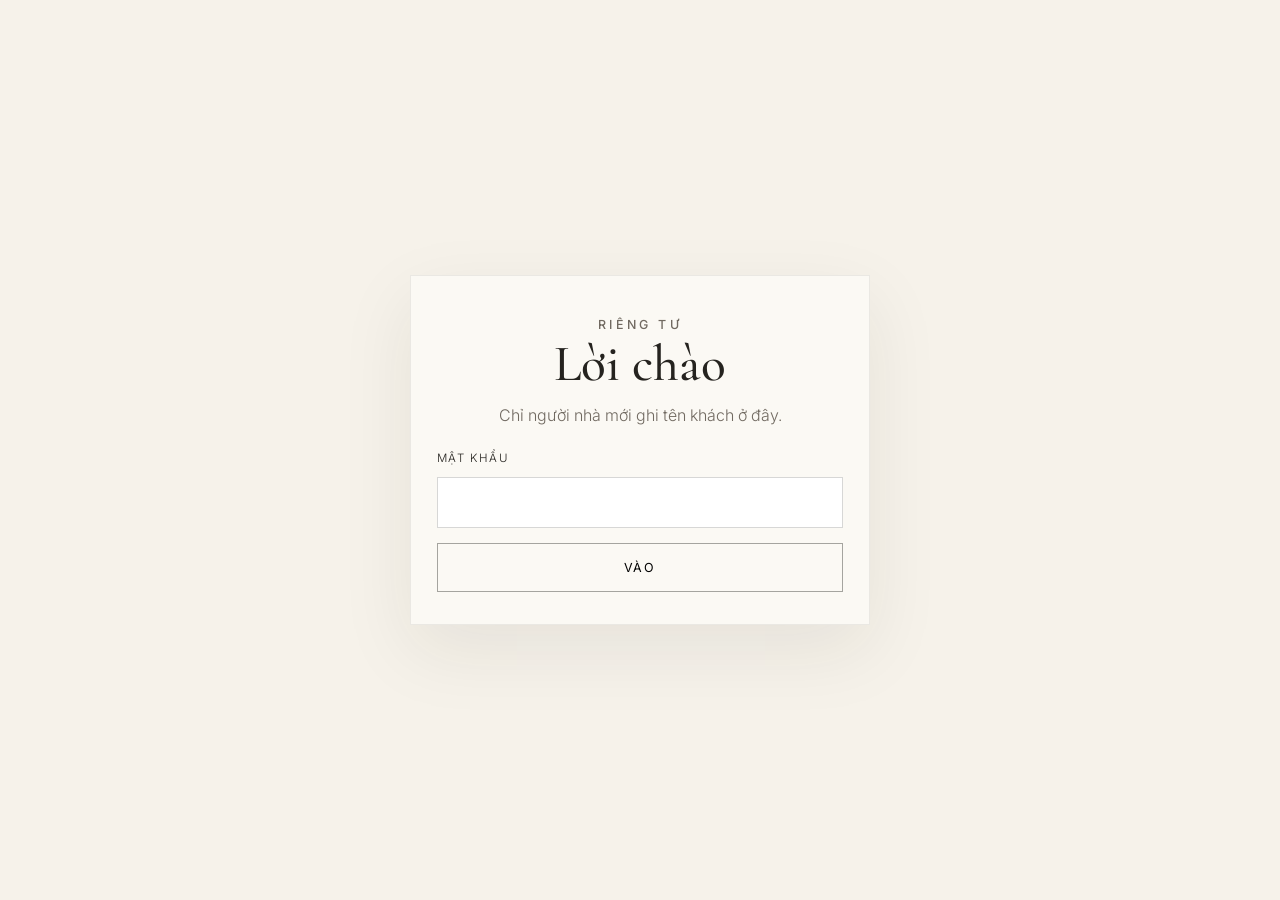
<file: loi-chao.html>
<!DOCTYPE html>
<html lang="vi">
<head>
  <meta charset="UTF-8">
  <meta name="viewport" content="width=device-width, initial-scale=1.0">
  <meta name="robots" content="noindex, nofollow">
  <meta name="theme-color" content="#f6f2ea">
  <title>Tạo lời chào — Bảo Duy &amp; Uyên Phương</title>
  <link rel="preconnect" href="https://fonts.googleapis.com">
  <link rel="preconnect" href="https://fonts.gstatic.com" crossorigin>
  <link href="https://fonts.googleapis.com/css2?family=Cormorant+Garamond:ital,wght@0,500;1,400&family=Inter:wght@400;500&display=swap" rel="stylesheet">
  <link rel="stylesheet" href="style.css">
</head>
<body>
  <main class="maker">
    <section class="maker__panel" id="lock">
      <p class="eyebrow">RIÊNG TƯ</p>
      <h1>Lời chào</h1>
      <p>Chỉ người nhà mới ghi tên khách ở đây.</p>
      <form id="lockForm">
        <label for="password">MẬT KHẨU</label>
        <input id="password" type="password" autocomplete="current-password" required>
        <button class="button" type="submit">VÀO</button>
      </form>
      <p class="maker__note" id="lockError" hidden>Mật khẩu chưa đúng.</p>
    </section>

    <section class="maker__panel" id="writer" hidden>
      <p class="eyebrow">GHI TÊN KHÁCH</p>
      <h1>Thân gửi</h1>
      <p>Gõ cách xưng hô, rồi gửi mỗi người một link. Người khác mở trang chính sẽ không thấy tên này.</p>
      <form id="nameForm">
        <label for="guest">XƯNG HÔ</label>
        <input id="guest" name="guest" maxlength="48" placeholder="bạn Thiện" required>
        <p class="maker__preview" id="preview">Thân gửi bạn Thiện</p>
        <button class="button" type="submit">TẠO LINK</button>
      </form>
      <p class="maker__link" id="result" hidden></p>
      <button class="button" id="copy" type="button" hidden>SAO CHÉP LINK</button>
    </section>
  </main>
  <script>
    const PASSWORD = "kinhmoi2026";
    const lock = document.querySelector("#lock");
    const writer = document.querySelector("#writer");
    const guest = document.querySelector("#guest");
    const preview = document.querySelector("#preview");
    const result = document.querySelector("#result");
    const copy = document.querySelector("#copy");

    function openWriter() {
      lock.hidden = true;
      writer.hidden = false;
      guest.focus();
    }

    if (sessionStorage.getItem("invite-maker") === "ok") openWriter();

    document.querySelector("#lockForm").addEventListener("submit", (event) => {
      event.preventDefault();
      const error = document.querySelector("#lockError");
      if (document.querySelector("#password").value !== PASSWORD) {
        error.hidden = false;
        return;
      }
      sessionStorage.setItem("invite-maker", "ok");
      openWriter();
    });

    guest.addEventListener("input", () => {
      const name = guest.value.replace(/\s+/g, " ").trim();
      preview.textContent = name ? `Thân gửi ${name}` : "Thân gửi";
    });

    document.querySelector("#nameForm").addEventListener("submit", (event) => {
      event.preventDefault();
      const name = guest.value.replace(/\s+/g, " ").trim().slice(0, 48);
      if (!name) return;
      const link = `${location.origin}${location.pathname.replace(/loi-chao\.html$/, "")}?ten=${encodeURIComponent(name)}`;
      result.textContent = link;
      result.hidden = false;
      copy.hidden = false;
      copy.dataset.link = link;
      copy.textContent = "SAO CHÉP LINK";
    });

    copy.addEventListener("click", async () => {
      try {
        await navigator.clipboard.writeText(copy.dataset.link);
        copy.textContent = "ĐÃ SAO CHÉP";
      } catch {
        window.prompt("Sao chép link này:", copy.dataset.link);
      }
    });
  </script>
</body>
</html>
</file>
<file: style.css>
* { box-sizing: border-box; }

:root {
  --ivory: #f6f2ea;
  --cream: #ede6da;
  --dark: #25231f;
  --muted: #716a61;
  --green: #303b2f;
  --burgundy: #7a302c;
  --serif: "Cormorant Garamond", Georgia, serif;
  --sans: "Inter", Arial, sans-serif;
}

html { scroll-behavior: smooth; }
body {
  margin: 0;
  background: var(--ivory);
  color: var(--dark);
  font-family: var(--sans);
  font-weight: 300;
}
body.locked { overflow: hidden; }

img { display: block; width: 100%; }
a { color: inherit; text-decoration: none; }

.grain {
  position: fixed; inset: 0; pointer-events: none; z-index: 20; opacity: .035;
  background-image: url("data:image/svg+xml,%3Csvg viewBox='0 0 180 180' xmlns='http://www.w3.org/2000/svg'%3E%3Cfilter id='n'%3E%3CfeTurbulence type='fractalNoise' baseFrequency='.85' numOctaves='3' stitchTiles='stitch'/%3E%3C/filter%3E%3Crect width='100%25' height='100%25' filter='url(%23n)' opacity='.7'/%3E%3C/svg%3E");
}

.hero {
  min-height: 100svh; position: relative; overflow: hidden; color: #fff;
  display: flex; align-items: flex-end; justify-content: center;
}
.hero__image, .final-photo img {
  position: absolute; inset: 0; width: 100%; height: 100%; object-fit: cover;
}
.hero__image { object-position: center 26%; transform: scale(1.02); }
.hero__veil, .final-photo__veil { position: absolute; inset: 0; }
.hero__veil {
  background: linear-gradient(180deg, rgba(18,16,12,.1) 0%, rgba(18,16,12,.06) 42%, rgba(18,16,12,.28) 70%, rgba(18,16,12,.58) 100%);
}
.final-photo__veil {
  background: linear-gradient(180deg, rgba(0,0,0,.28), rgba(0,0,0,.22) 45%, rgba(0,0,0,.55));
}
.hero__content {
  position: relative; z-index: 1; text-align: center;
  width: min(100%, 640px); padding: 0 1.5rem 13vh;
  animation: heroIn 1.3s ease both;
  text-shadow: 0 10px 28px rgba(0,0,0,.55);
}
.eyebrow {
  margin: 0; font-size: .78rem; letter-spacing: .28em; font-weight: 500;
  color: var(--muted);
}
.eyebrow.light { color: rgba(255,255,255,.88); }
.hero h1 {
  margin: .55rem 0 0; font: 500 clamp(2.5rem, 5vw, 4.1rem)/1.05 var(--serif);
  letter-spacing: -.02em;
}
.hero__date { margin: .85rem 0 0; font-size: .82rem; letter-spacing: .36em; }

.section { padding: clamp(5.5rem, 12vw, 10rem) clamp(1.25rem, 5vw, 5rem); }
.intro { text-align: center; max-width: 900px; margin: auto; }
.ornament { margin: 1.8rem 0 1rem; color: var(--burgundy); font-size: 1rem; }
.intro h2, .countdown h2 {
  margin: 0; font: 500 clamp(3rem, 7vw, 6rem)/.88 var(--serif);
  letter-spacing: -.025em;
}
.intro h2 em, .countdown h2 em { font-weight: 400; }
.lead {
  max-width: 540px; margin: 2rem auto 0; color: var(--muted);
  line-height: 1.85; font-size: 1.05rem;
}

.editorial { max-width: 1200px; margin: auto; padding-top: 2rem; }
.editorial__header { display: flex; justify-content: space-between; align-items: end; margin-bottom: 2.5rem; }
.small-note { margin: 0; color: var(--muted); font: italic 1.1rem/1.05 var(--serif); text-align: right; }
.photo-grid {
  display: grid; grid-template-columns: 1.2fr .85fr; grid-template-rows: 1fr 1fr;
  gap: clamp(.85rem, 2vw, 1.4rem); min-height: 82vh;
}
.photo { position: relative; margin: 0; height: 100%; overflow: hidden; cursor: zoom-in; background: var(--cream); }
.photo img {
  position: absolute; inset: 0; width: 100%; height: 100%; object-fit: cover;
  transition: transform 1s cubic-bezier(.2,.7,.2,1);
}
.photo:hover img { transform: scale(1.035); }
.photo--wide { grid-row: span 2; }

.day { background: var(--cream); text-align: center; }
.day__inner { max-width: 760px; margin: auto; }
.date-lockup { margin: 3rem auto 2.5rem; display: inline-flex; align-items: center; gap: 1.5rem; text-align: left; }
.date-lockup > span { font: 500 7.4rem/.7 var(--serif); letter-spacing: -.06em; }
.date-lockup b { display: block; font: 500 1.15rem/1 var(--sans); letter-spacing: .2em; }
.date-lockup small { display: block; margin-top: .7rem; color: var(--muted); font-size: .78rem; letter-spacing: .16em; }
.rule { height: 1px; background: rgba(37,35,31,.15); margin: 0 auto 2.8rem; max-width: 300px; }
.event__time { font: 500 4rem/.9 var(--serif); margin: 0 0 1rem; }
.event h3 { margin: 0; font-size: 1.15rem; letter-spacing: .22em; }
.event p { margin: .65rem 0; color: var(--muted); font-size: .95rem; line-height: 1.7; letter-spacing: .08em; }
.button {
  display: inline-flex; gap: .7rem; align-items: center; margin-top: 1.6rem;
  padding: 1rem 1.35rem; border: 1px solid rgba(37,35,31,.4);
  font-size: .78rem; letter-spacing: .16em; transition: .25s ease;
}
.button:hover { background: var(--dark); color: var(--ivory); }
.lunar { margin-top: 3rem; color: #6f675e; font-size: .78rem; letter-spacing: .12em; }

.map { background: #fbf9f4; }
.map__inner {
  max-width: 1080px; margin: auto;
  display: grid; grid-template-columns: .82fr 1.18fr;
  gap: clamp(1.75rem, 4vw, 3.5rem); align-items: center;
}
.map__copy h2 {
  margin: .7rem 0 .4rem; font: 500 clamp(3.2rem, 6vw, 5rem)/.9 var(--serif);
  letter-spacing: -.03em;
}
.map__place { margin: 0; font-size: 1.05rem; letter-spacing: .14em; }
.map__address {
  margin: .85rem 0 0; color: var(--muted); font-size: 1.05rem; line-height: 1.7;
}
.map__hint { margin: 1rem 0 0; max-width: 28rem; color: var(--muted); font-size: 1rem; line-height: 1.7; }
.map__frame {
  overflow: hidden; min-height: 420px; background: var(--cream);
  border: 1px solid rgba(37,35,31,.08);
  box-shadow: 0 24px 60px rgba(37,35,31,.1);
}
.map__frame iframe { display: block; width: 100%; height: 460px; border: 0; }

.invitation { display: grid; place-items: center; background: var(--ivory); }
.card {
  position: relative; width: min(100%, 690px); padding: clamp(3rem, 8vw, 6rem) clamp(1.8rem, 8vw, 6rem);
  text-align: center; background: #fbf9f4;
  box-shadow: 0 25px 70px rgba(37,35,31,.09);
  border: 1px solid rgba(37,35,31,.08);
}
.card::before {
  content: ""; position: absolute; inset: 15px; border: 1px solid rgba(37,35,31,.09); pointer-events: none;
}
.guest-greeting {
  position: relative; margin: 0 0 1.4rem;
  font: italic 1.85rem/1.3 var(--serif); color: var(--burgundy);
}
.guest-greeting[hidden] { display: none; }
.card__small { position: relative; margin: 0; font-size: .78rem; line-height: 1.7; letter-spacing: .14em; }

.maker {
  min-height: 100svh; display: grid; place-items: center;
  padding: 2rem 1.25rem;
}
.maker__panel {
  width: min(100%, 460px); background: #fbf9f4;
  border: 1px solid rgba(37,35,31,.08);
  box-shadow: 0 25px 70px rgba(37,35,31,.08);
  padding: 2.4rem 1.6rem 2rem; text-align: center;
}
.maker h1 { margin: .4rem 0 0; font: 500 3.2rem/.9 var(--serif); }
.maker p { color: var(--muted); line-height: 1.6; }
.maker form { display: grid; gap: .75rem; margin-top: 1.4rem; text-align: left; }
.maker label { font-size: .72rem; letter-spacing: .14em; }
.maker input {
  width: 100%; border: 1px solid rgba(37,35,31,.18); background: #fff;
  padding: .9rem .85rem; font: 1.05rem var(--sans); color: var(--dark);
}
.maker .button {
  justify-content: center; margin-top: .2rem; cursor: pointer;
  background: transparent; width: 100%; font-family: inherit;
}
.maker__preview {
  margin: 1.3rem 0 .2rem; font: italic 1.7rem/1.3 var(--serif); color: var(--burgundy);
}
.maker__link {
  margin-top: 1rem; padding: .85rem; background: var(--cream);
  font-size: .82rem; line-height: 1.45; word-break: break-all; text-align: left;
}
.maker__note { font-size: .8rem; }
.card h2 {
  position: relative; margin: 1.7rem 0 .1rem; font: 500 clamp(3.4rem, 9vw, 5.6rem)/.86 var(--serif);
}
.and {
  position: relative; display: flex; align-items: center; justify-content: center; gap: .9rem;
  margin: .35rem 0 0; color: var(--burgundy);
}
.and::before, .and::after {
  content: ""; width: 2.4rem; height: 1px; background: rgba(122,48,44,.35);
}
.and span { font: italic 2.7rem/1 var(--serif); }
.card__line { position: relative; width: 80px; height: 1px; background: rgba(37,35,31,.2); margin: 2rem auto; }
.card__copy { position: relative; margin: 1rem auto; max-width: 460px; font-size: .82rem; line-height: 1.85; letter-spacing: .08em; }
.card__venue { position: relative; margin: 1.5rem 0 .5rem; font-size: 1.15rem; letter-spacing: .18em; }
.card__venue span { display: block; margin-top: .35rem; font-size: .85rem; letter-spacing: .16em; }
.card__address, .card__time, .card__lunar { position: relative; font-size: .86rem; line-height: 1.7; letter-spacing: .06em; }
.card__time { margin-top: 1.4rem; }
.card__time strong { font-weight: 500; }
.card__lunar { color: var(--muted); }
.card__copy--bottom { margin-top: 2rem; }
.card__flower { position: absolute; width: 86px; color: rgba(122,48,44,.4); pointer-events: none; }
.card__flower--top { top: 22px; right: 18px; }
.card__flower--bottom { bottom: 16px; left: 14px; transform: rotate(180deg); }

.countdown {
  background: var(--green); color: #f7f2e9; text-align: center;
}
.countdown .eyebrow { color: rgba(255,255,255,.55); }
.countdown h2 { margin-top: 1.3rem; }
.timer {
  max-width: 780px; margin: 4rem auto 0; display: grid;
  grid-template-columns: repeat(4, 1fr); border-top: 1px solid rgba(255,255,255,.18);
  border-bottom: 1px solid rgba(255,255,255,.18);
}
.timer div { padding: 1.5rem .5rem; border-right: 1px solid rgba(255,255,255,.18); }
.timer div:last-child { border: 0; }
.timer strong { display: block; font: 500 clamp(2.4rem, 6vw, 4.5rem)/1 var(--serif); }
.timer span { display: block; margin-top: .55rem; font-size: .68rem; letter-spacing: .18em; opacity: .7; }

.final-photo { min-height: 100svh; position: relative; overflow: hidden; color: #fff; display: grid; place-items: center; text-align: center; }
.final-photo img { object-position: center 50%; }
.final-photo__content { position: relative; z-index: 1; padding: 2rem; }
.final-photo h2 { margin: 1rem 0; font: 500 clamp(4rem, 10vw, 8rem)/.65 var(--serif); letter-spacing: -.04em; }
.final-photo h2 em { font-size: .55em; font-weight: 400; }
.final-photo__content > p:not(.eyebrow):not(.thank-you) { letter-spacing: .35em; font-size: .9rem; }
.final-photo__line { width: 1px; height: 55px; background: rgba(255,255,255,.6); margin: 2rem auto; }
.thank-you { font: italic 1.35rem/1.45 var(--serif); opacity: .92; }

.reveal { opacity: 0; transform: translateY(28px); transition: opacity .9s ease, transform .9s cubic-bezier(.2,.7,.2,1); }
.reveal.is-visible { opacity: 1; transform: translateY(0); }

.lightbox {
  position: fixed; inset: 0; z-index: 100; background: rgba(15,14,12,.94);
  display: grid; place-items: center; padding: 2rem;
  opacity: 0; pointer-events: none; transition: opacity .25s ease;
}
.lightbox.open { opacity: 1; pointer-events: auto; }
.lightbox img { width: auto; max-width: 94vw; max-height: 90vh; object-fit: contain; }
.lightbox__close {
  position: fixed; top: 1rem; right: 1.2rem; background: none; border: 0;
  color: #fff; font-size: 2rem; font-weight: 200; cursor: pointer;
}

@keyframes heroIn { from { opacity: 0; transform: translateY(18px); } to { opacity: 1; transform: translateY(0); } }

@media (max-width: 680px) {
  .hero h1 { font-size: clamp(2.3rem, 9.5vw, 3.1rem); }
  .hero__content { padding-bottom: 10vh; }
  .hero__date { letter-spacing: .28em; font-size: .78rem; }
  .hero__image { object-position: center 20%; }
  .editorial__header { align-items: start; }
  .small-note { font-size: 1.05rem; }
  .photo-grid { grid-template-columns: 1fr 1fr; grid-template-rows: auto; gap: .7rem; min-height: 0; }
  .photo { height: auto; }
  .photo--wide { grid-column: 1 / -1; grid-row: auto; aspect-ratio: .82; }
  .photo--portrait, .photo--landscape { aspect-ratio: .78; }
  .date-lockup > span { font-size: 5.8rem; }
  .date-lockup { gap: 1rem; }
  .map__inner { grid-template-columns: 1fr; }
  .map__frame, .map__frame iframe { min-height: 300px; height: 320px; }
  .timer strong { font-size: 2.2rem; }
  .timer div { padding: 1.2rem .25rem; }
  .timer span { font-size: .58rem; }
  .card { padding-left: 1.6rem; padding-right: 1.6rem; }
  .card__flower { width: 58px; }
  .and span { font-size: 2.2rem; }
}

@media (prefers-reduced-motion: reduce) {
  html { scroll-behavior: auto; }
  *, *::before, *::after { animation-duration: .01ms !important; transition-duration: .01ms !important; }
}
</file>
